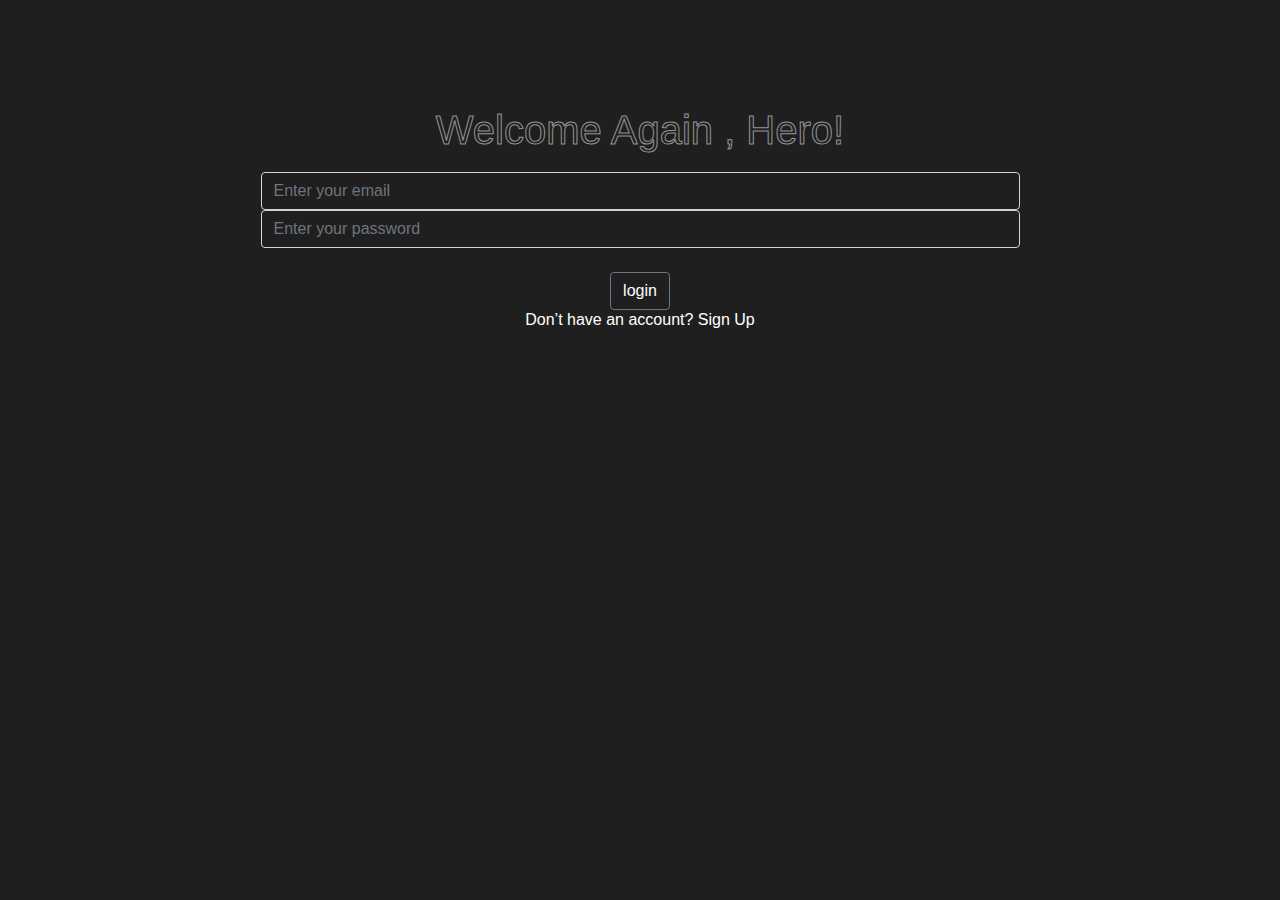
<file: index.html>
<html>

<head>
    <meta charset="utf-8">
    <link rel="stylesheet" href="css/bootstrap.min.css">
    <link rel="stylesheet" href="css/all.min.css">
    <link rel="stylesheet" href="css/main.css">
    <title>Back Again To Your Glory , Rambo!</title>

</head>

<body>

    <div class="container">
        <div class="row d-flex justify-content-center">
            <div class="inputForm w-75 m-5 p-5 text-center">
                <h1 class=" ">Welcome Again , Hero!</h1>
                <div class="form-group">
                    <input type="email" name="email" id="logInEmail" class="form-control" placeholder="Enter your email">
                    <div id="emailAlert" class="alert alert-danger my-2 d-none ">The Email is Invalid</div>
                </div>
                <div class="form-group">
                    <input type="password" name="password" id="logInPass" class="form-control" placeholder="Enter your password">
                    <div id="passAlert" class="alert alert-danger my-2 d-none ">The password is Invalid</div>
                </div>
                <div class="form-group">
                    <div class="alert text-danger pt-3 d-none" id="checkInput">The Email or Password is Invalid</div>
                    <a id="logInButton" class="btn btn-outline-secondary btn-block mt-4">login</a>

                </div>
                <h6 class="text-white">Don’t have an account? <span><a href="signup.html">Sign Up</a></span> </h6>
            </div>
        </div>
    </div>



    <script src="js/jquery-3.5.1.slim.min.js"></script>
    <script src="js/popper.min.js"></script>
    <script src="js/bootstrap.min.js"></script>
    <script src="./js/login.js"></script>
    <script src="./js/home.js"></script>

</body>

</html>
</file>
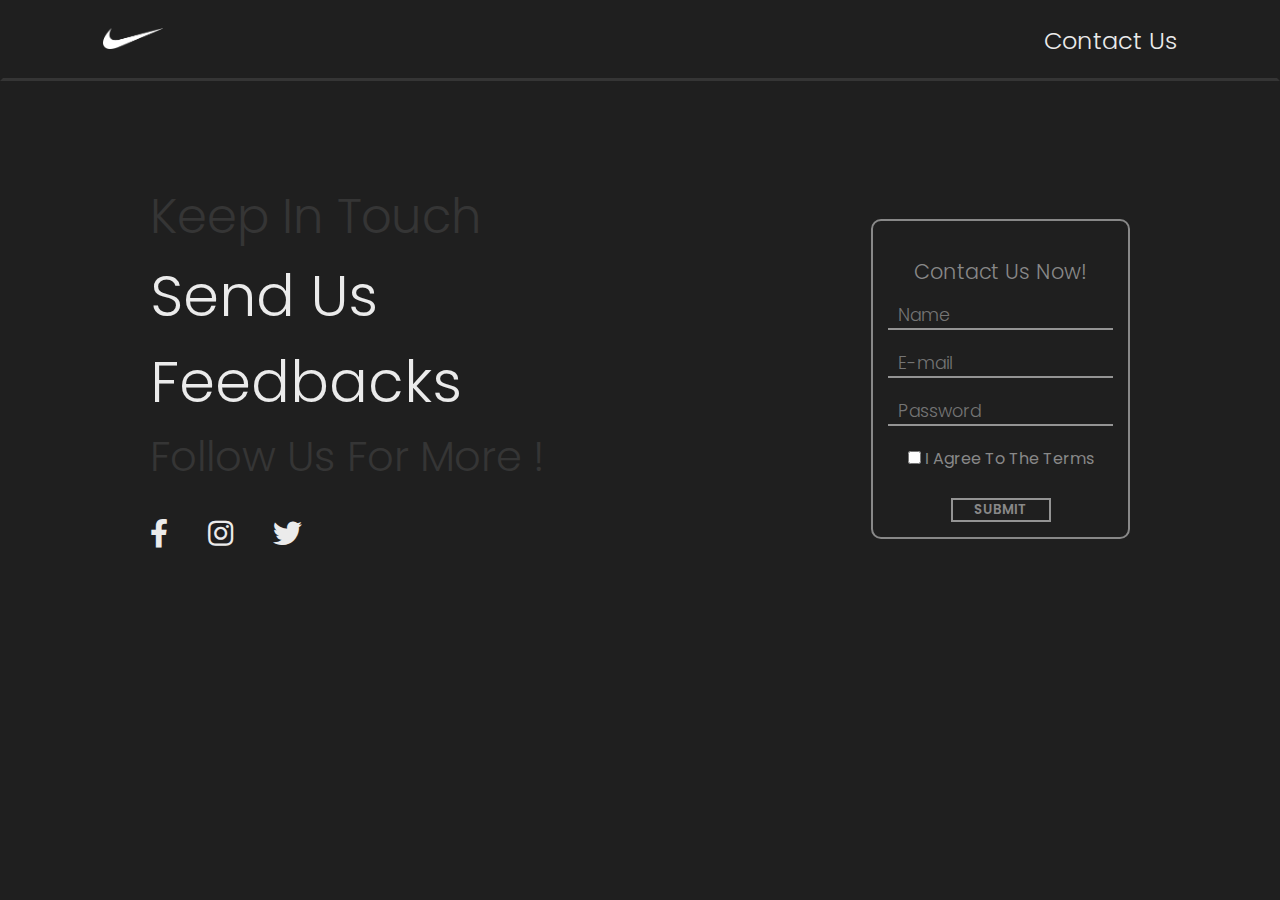
<file: Contact Us.html>
<!DOCTYPE html>
<html lang="en">
<head>
    <meta charset="UTF-8">
    <meta http-equiv="X-UA-Compatible" content="IE=edge">
    <meta name="viewport" content="width=device-width, initial-scale=1.0">
    <link rel="stylesheet" href="https://cdnjs.cloudflare.com/ajax/libs/font-awesome/5.15.4/css/all.min.css">
    <link rel="stylesheet" href="css/Contact Us.css">
    <title>Contact</title>
</head>
<body>
   <h1>Contact Us
    <div class="logo">
        <img src="img/pic.png" width="60">
    </div> 
   </h1>
   
   <section class="p1">
    <div>
        <h2>Keep In Touch<br><span>Send Us Feedbacks</span></h2>
        <h3>Follow Us For More !</h3><br>
        <div class="social">
                <a href="https://m.facebook.com/nike/?tsid=0.5778779662083549&source=result" target="_blank"><i class="fab fa-facebook-f"></i></a>
                <a href="https://www.instagram.com/nike/"><i class="fab fa-instagram" target="_blank"></i></a> 
                <a href="https://twitter.com/Nike"><i class="fab fa-twitter" target="_blank"></i></a><br>
        </div>
    </div>
    <div  class="sign">
        <h4>Contact Us Now!</h4>
        <div id="txt-box"> 
            <input placeholder="  Name" type="text">
        </div>
        <div id="txt-box"> 
            <input placeholder="  E-mail" type="text">
        </div>
        <div id="txt-box"> 
            <input placeholder="  Password" type="password">
        </div>
        <div class="check">
            <input type="checkbox" value="agree">
            <label for="agree">I Agree To The Terms</label><br><br>
        </div>
        <dix class="button">
            <input type="button" value="Submit"><br>
        </dix>    
    </div>
    
</section>
  
</body>
</html>
</file>
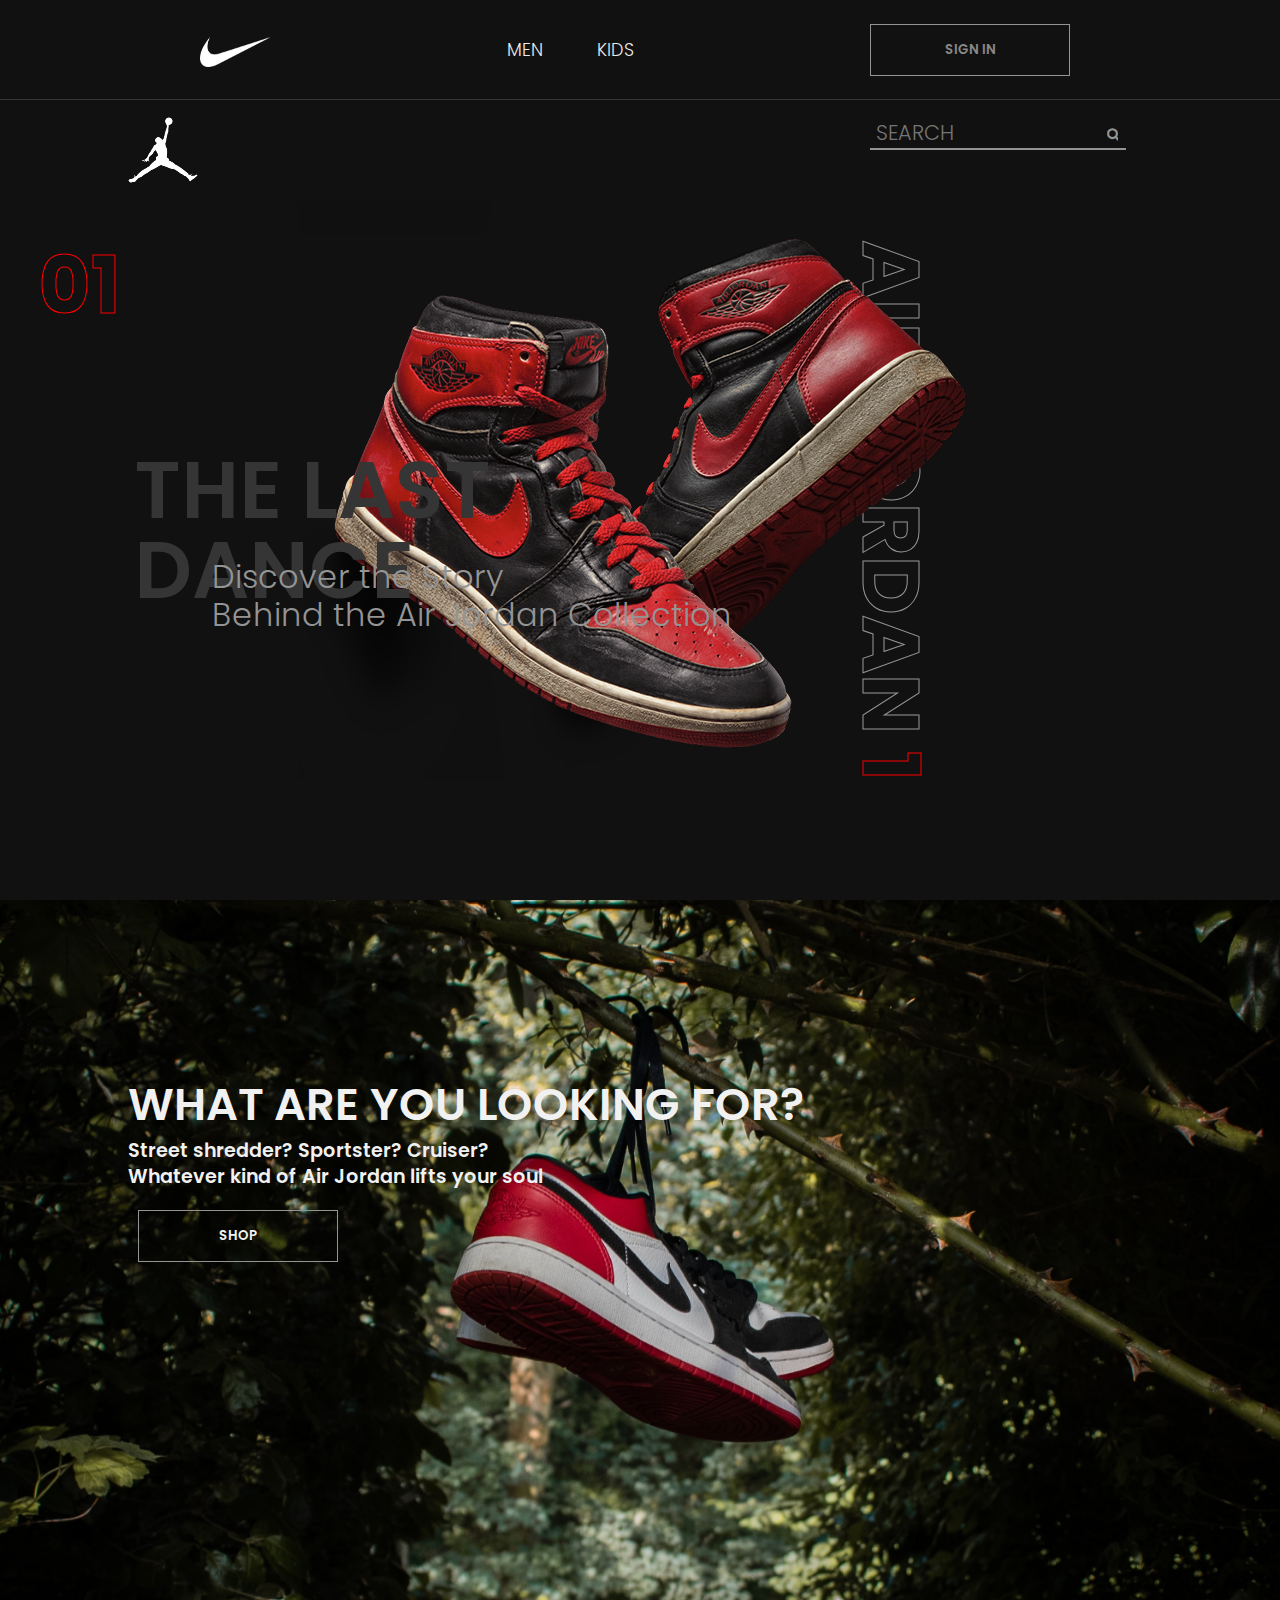
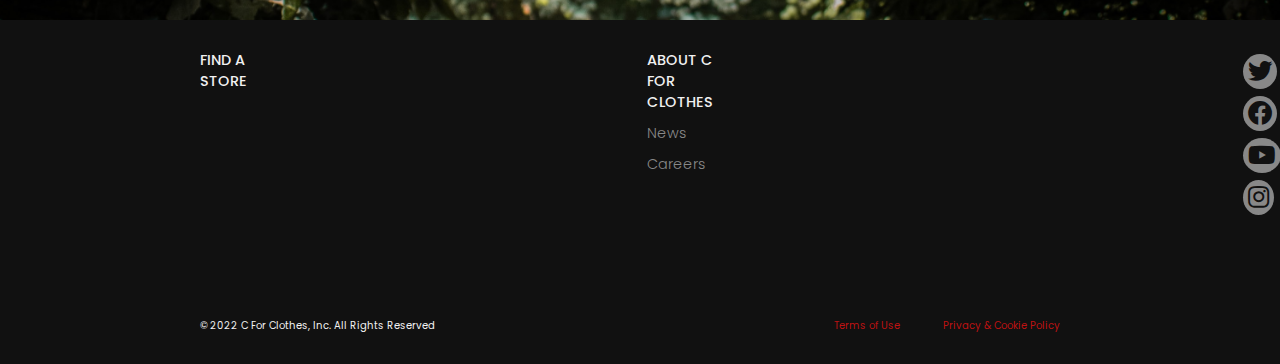
<file: Home1.html>
<!doctype html>
<html lang="en">
<head>
	<meta charset="UTF-8">
<meta name="viewport" content="width=device-width, intial-scale=1.0">
<link rel="apple-touch-icon" sizes="120x120" href="img/favicon/apple-touch-icon.png">
<link rel="icon" type="image/png" sizes="32x32" href="img/favicon/favicon-32x32.png">
<link rel="icon" type="image/png" sizes="16x16" href="img/favicon/favicon-16x16.png">
<link rel="manifest" href="img/favicon/site.webmanifest">
<link rel="mask-icon" href="img/favicon/safari-pinned-tab.svg" color="#5bbad5">
<meta name="msapplication-TileColor" content="#000000">
<meta name="theme-color" content="#000000">
<link rel="stylesheet" href="https://cdnjs.cloudflare.com/ajax/libs/font-awesome/5.15.4/css/all.min.css">
<link rel="stylesheet" href="Home1.css">
<title>C For Clothes</title>
</head>
<body>
<header id="navbar">
    <a href="#Nike" class="logo"><img src="img\logo_1.png" alt=""></a>
    <nav class="navigation">
        <a href="file/Products.html">Men</a>
        <a href="file/Products.html">Kids</a>
    </nav>
		<button><a href="login system by monitor/index.html" class="rege" id="signin" >Sign In</a> </button>
</header>

    <section class="main" id="home">
        <div class="logo-search">
        <div class="air-jordan-pic"><img src="img\air-jordan.png" alt=""></div>
        <div id="searchbox"> 
            <input placeholder=" SEARCH" type="text">
            <button type="submit" class="searchbutton"><i class="fas fa-search"></i></button>
        </div>
    </div>

    <div class="left-text">
        <h1>the last<br>dance</h1>
        <h2>Discover the Story<br> Behind the Air Jordan Collection</h2>
    </div>
        <div class="shoe"><img src="img/airjordan.webp" alt=""></div>
        <h3>air jordan <span>1</span></h3>
        <h4>01</h4>
    </section>

    <section class="nav-shop">
        <h5>What are you looking for?</h5>
        <h6>Street shredder? Sportster? Cruiser?<br>Whatever kind of Air Jordan lifts your soul</h6>
        <button class="shop"><a href="file/Products.html">Shop</a></button>  
    </section>

    <section class="End-13x">
        <a href="Location.html">find a store</a>
        <div class="About-us-menu">
        <a href="About_Us/about_us.html">About C For Clothes</a>
        <div class="menu-13x">
        <a href="About_Us/about_us.html">News</a>
        <a href="About_Us/about_us.html">careers</a>
        </div>
        </div>
        <div class="End-13x-icons">
            <a href="https://twitter.com/Nike"><i class="fab fa-twitter"></i></a>
            <a href="https://www.facebook.com/nike"><i class="fab fa-facebook"></i></a>
            <a href="https://www.youtube.com/user/nike"><i class="fab fa-youtube"></i></a>
            <a href="https://www.instagram.com/nike/"><i class="fab fa-instagram"></i></a>
        </div>
    </section>

    <section class="CR">
        <h13>© 2022 C For Clothes, Inc. All Rights Reserved</h13>
        <div class="TPCP">
        <a href="#">Terms of Use</a>
        <a href="#">Privacy & Cookie Policy</a>
        </div>
    </section>
	</body>

    
<script>
    var prevScrollpos = window.pageYOffset;
    window.onscroll = function() {
      var currentScrollPos = window.pageYOffset;
      if (prevScrollpos > currentScrollPos) {
        document.getElementById("navbar").style.top = "0";
      } else {
        document.getElementById("navbar").style.top = "-100px";
      }
      prevScrollpos = currentScrollPos;
    }
</script>


</html>
</file>
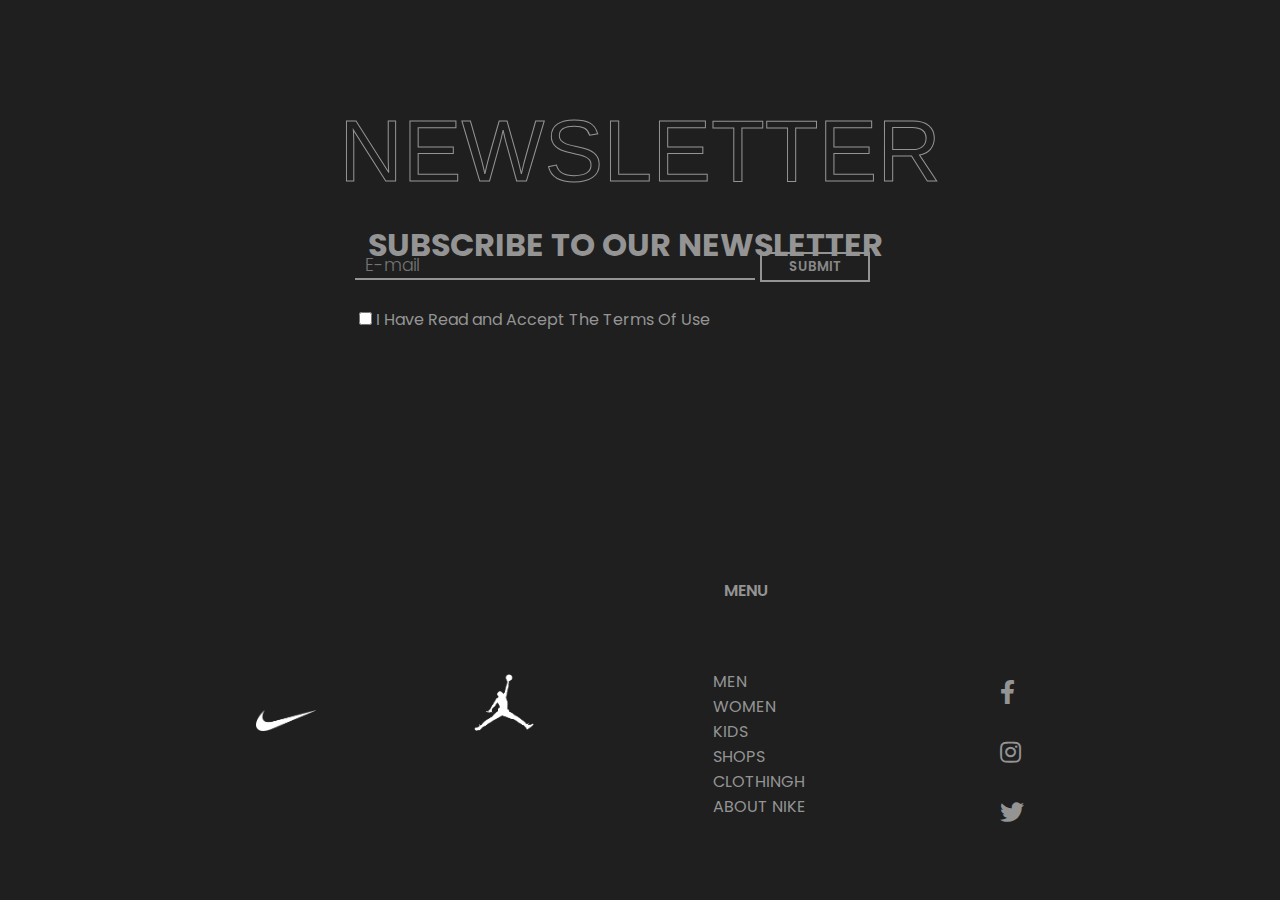
<file: NewsLetter.html>
<!DOCTYPE html>
<html lang="en">
<head>
    <meta charset="UTF-8">
    <meta http-equiv="X-UA-Compatible" content="IE=edge">
    <meta name="viewport" content="width=device-width, initial-scale=1.0">
    <link rel="stylesheet" href="https://cdnjs.cloudflare.com/ajax/libs/font-awesome/5.15.4/css/all.min.css">
    <link rel="stylesheet" href="css/newsletter.css">
    <title>Contact</title>
</head>
<body>
    <section class="p1">
        <h1>NEWSLETTER</h1>
        <h2>SUBSCRIBE TO OUR NEWSLETTER</h2>
        <div class="sign">
            <div id="txt-box"> 
                <input placeholder="  E-mail" type="text">
            </div>
            <div class="button">
                <input type="button" value="Submit"><br>
            </div>
            <div class="check">
                <input type="checkbox" value="agree">
                <label for="agree">I Have Read and Accept The Terms Of Use</label><br><br>
            </div>
        </div>
            <div class="logo">
                <img src="img/pic.png" width="60">
            </div>
            <div class="logo2">
                <img src="img/pic2.png" width="60">
            </div>
            <h3>MENU</h3>
            <div class="social">
                <a href="https://m.facebook.com/nike/?tsid=0.5778779662083549&source=result" target="_blank"><i class="fab fa-facebook-f"></i></a><br><br>
                <a href="https://www.instagram.com/nike/"><i class="fab fa-instagram" target="_blank"></i></a><br><br>
                <a href="https://twitter.com/Nike"><i class="fab fa-twitter" target="_blank"></i></a><br><br>
           </div>
           <div class="buttons">
            <a href='#'>MEN</a><br>
            <a href='#'>WOMEN</a><br>
            <a href='#'>KIDS</a><br>
            <a href='#'>SHOPS</a><br>
            <a href='#'>CLOTHINGH</a><br>
            <a href='#'>ABOUT NIKE</a><br>
           </div>
    </section> 
</body>
</html>
</file>
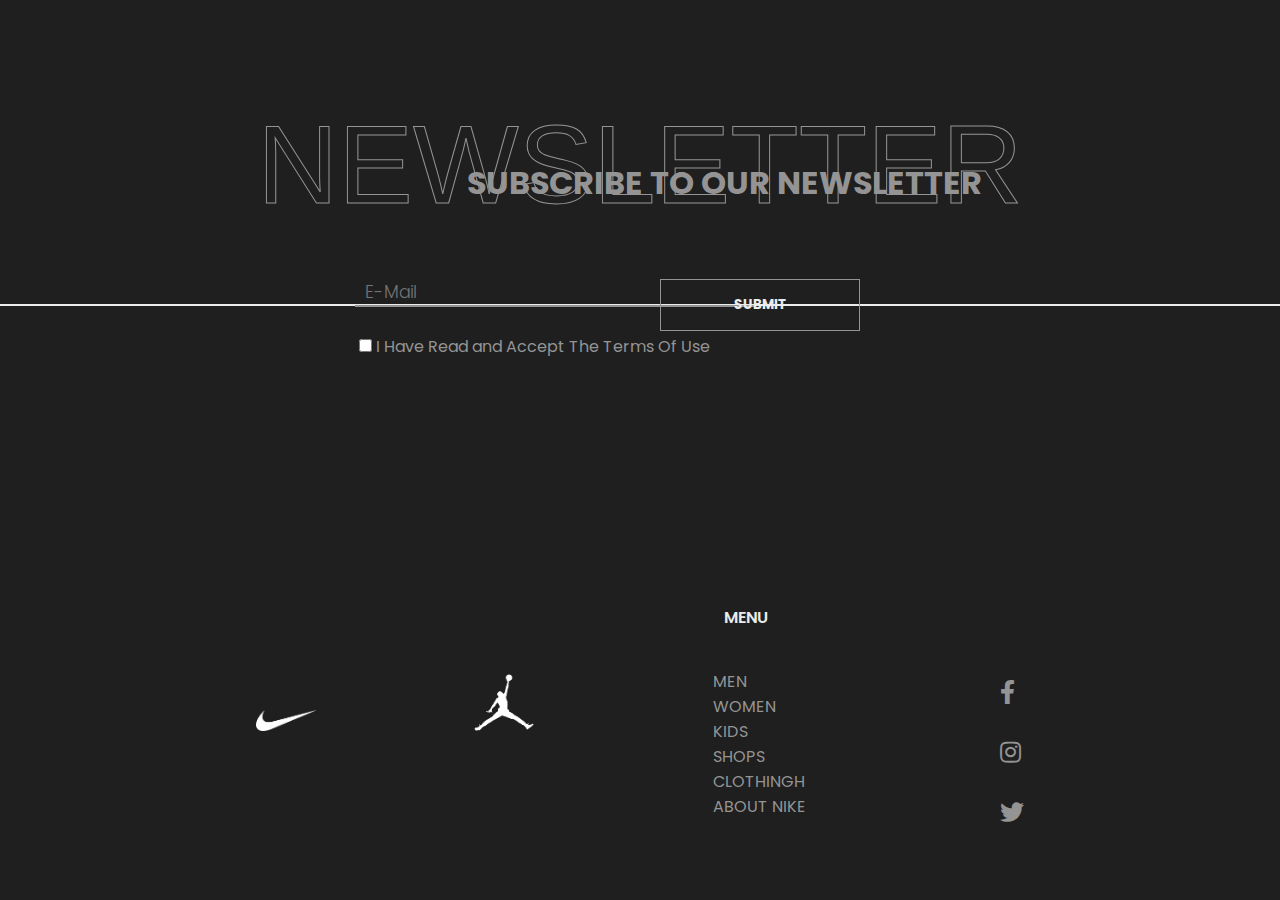
<file: Registration.html>
<!DOCTYPE html>
<html lang="en">
<head>
    <meta charset="UTF-8">
    <meta http-equiv="X-UA-Compatible" content="IE=edge">
    <meta name="viewport" content="width=device-width, initial-scale=1.0">
    <link rel="stylesheet" href="https://cdnjs.cloudflare.com/ajax/libs/font-awesome/5.15.4/css/all.min.css">
    <link rel="stylesheet" href="Registration.css">
    <title>..</title>
</head>
<body>
    <section class="p1">
        <h1>NEWSLETTER</h1>
        <h2>SUBSCRIBE TO OUR NEWSLETTER</h2>
        <div class="sign">
            <div id="txt-box"> 
                <input placeholder="  E-Mail" type="text">
            </div>
            <div class="button">
                <input type="button" value="Submit"><br>
            </div>
            <div class="check">
                <input type="checkbox" value="agree">
                <label for="agree">I Have Read and Accept The Terms Of Use</label><br><br>
            </div>
        </div>
        <div class="end-1">
            <div class="logo">
                <img src="img\logo_1.png" width="60">
            </div>
            <div class="logo2">
                <img src="img\air-jordan.png" width="60">
            </div>
            <h3>MENU</h3>
            <div class="social">
                <a href="https://m.facebook.com/nike/?tsid=0.5778779662083549&source=result" target="_blank"><i class="fab fa-facebook-f"></i></a><br><br>
                <a href="https://www.instagram.com/nike/"><i class="fab fa-instagram" target="_blank"></i></a><br><br>
                <a href="https://twitter.com/Nike"><i class="fab fa-twitter" target="_blank"></i></a><br><br>
           </div>
           <div class="buttons">
            <a href='#'>MEN</a><br>
            <a href='#'>WOMEN</a><br>
            <a href='#'>KIDS</a><br>
            <a href='#'>SHOPS</a><br>
            <a href='#'>CLOTHINGH</a><br>
            <a href='#'>ABOUT NIKE</a><br>
           </div>
        </div>
    </section> 
</body>
</html>
</file>
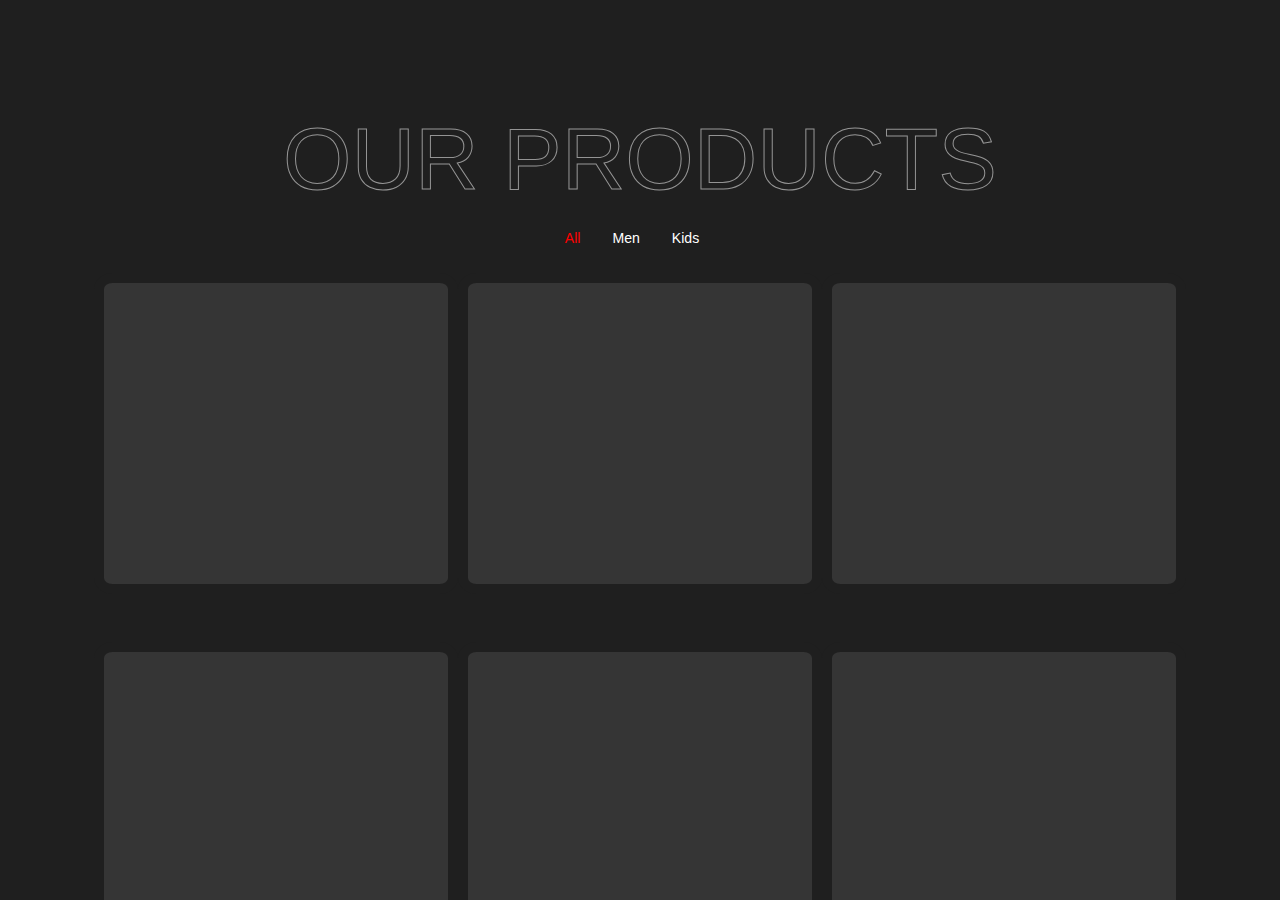
<file: Shop.html>
<!DOCTYPE html>

<html>
    <head>
        <meta charset="utf-8">
        <meta http-equiv="X-UA-Compatible" content="IE=edge">
        <title></title>
        <meta name="description" content="">
        <meta name="viewport" content="width=device-width, initial-scale=1">
        <link rel="stylesheet" href="css/bootstrap.min.css">
        <link rel="stylesheet" href="css/style.css"><link rel="stylesheet" href="css/all.min.css" />
    </head>
    <body>
       <!-- section products -->
       <!-- start section -->
        
       <div class="">
        <section class="main products p-5" id="products">
            <div class="container p-5 px-sm-5">
               <div class="p1">
                  <h1>OUR PRODUCTS</h1>
                 
                  </div>
               <div class="content ">
                  <ul class="nav nav-pills mb-3 " id="pills-tab" role="tablist">
                     <li class="nav-item" role="presentation">
                        <button
                           class="nav-link ps-0 active"
                           id="pills-all-tab"
                           data-bs-toggle="pill"
                           data-bs-target="#pills-all"
                           type="button"
                           role="tab"
                           aria-controls="pills-all"
                           aria-selected="true"
                        >
                           All
                        </button>
                     </li>
                     <li class="nav-item" role="presentation">
                        <button
                           class="nav-link"
                           id="pills-men-tab"
                           data-bs-toggle="pill"
                           data-bs-target="#pills-men"
                           type="button"
                           role="tab"
                           aria-controls="pills-men"
                           aria-selected="false"
                        >
                           Men
                        </button>
                     </li>
                    
                     <li class="nav-item" role="presentation">
                        <button
                           class="nav-link"
                           id="pills-kids-tab"
                           data-bs-toggle="pill"
                           data-bs-target="#pills-kids"
                           type="button"
                           role="tab"
                           aria-controls="pills-kids"
                           aria-selected="false"
                        >
                           Kids
                        </button>
                     </li>
                  </ul>
                  <div class="tab-content" id="pills-tabContent">
                     <div
                        class="tab-pane fade show active"
                        id="pills-all"
                        role="tabpanel"
                        aria-labelledby="pills-all-tab"
                     >
                        <div class="row g-5">
                           <div class="col-lg-4 col-md-6 color ">
                              <div
                                 class="position-relative"
                                
                              >
                              
                                 
                                    <img
                                    class="img-fluid"
                                    src="image sports/2.png"
                                    alt="portofolio photo"
                                 />
                                 
                                   
                                
                              </div>
                           </div>
                           <div class="col-lg-4 col-md-6 color">
                              <div
                                 class="position-relative"
                                
                              >
                                 <img
                                    class="img-fluid"
                                    src="image sports/3.png"
                                    alt="portofolio photo"
                                 />
                              </div>
                           </div>
                           <div class="col-lg-4 col-md-6 color">
                              <div
                                 class="position-relative"
                                
                              >
                                 <img
                                    class="img-fluid"
                                    src="image sports/4.png"
                                    alt="portofolio photo"
                                 />
                              </div>
                           </div>
                           <div class="col-lg-4 col-md-6 color color color">
                              <div
                                 class="position-relative"
                                
                              >
                                 <img
                                    class="img-fluid"
                                    src="image sports/4.png"
                                    alt="portofolio photo"
                                 />
                              </div>
                           </div>
                           <div class="col-lg-4 col-md-6 color color">
                              <div
                                 class="position-relative"
                                
                              >
                                 <img
                                    class="img-fluid"
                                    src="image sports/6.png"
                                    alt="portofolio photo"
                                 />
                              </div>
                           </div>
                           <div class="col-lg-4 col-md-6 color ">
                              <div
                                 class="position-relative"
                                
                              >
                                 <img
                                    class="img-fluid"
                                    src="image sports/7.png"
                                    alt="portofolio photo"
                                 />
                              </div>
                           </div>
                           <div class="col-lg-4 col-md-6 color ">
                              <div
                                 class="position-relative"
                                
                              >
                                 <img
                                    class="img-fluid"
                                    src="image sports/8.png"
                                    alt="portofolio photo"
                                 />
                              </div>
                           </div>
                        </div>
                     </div>
                     <div
                        class="tab-pane fade"
                        id="pills-men"
                        role="tabpanel"
                        aria-labelledby="pills-men-tab"
                     >
                        <div class="row g-5">
                           <div class="col-lg-4 col-md-6 color ">
                              <div
                                 class="position-relative"
                                
                              >
                                 <img
                                    class="img-fluid"
                                    src="image sports/2.png"
                                    alt="portofolio photo"
                                 />
                              </div>
                           </div>
                           <div class="col-lg-4 col-md-6 color">
                              <div
                                 class="position-relative"
                                
                              >
                                 <img
                                    class="img-fluid"
                                    src="image sports/3.png"
                                    alt="portofolio photo"
                                 />
                              </div>
                           </div>
                           <div class="col-lg-4 col-md-6 color">
                              <div
                                 class="position-relative"
                                
                              >
                                 <img
                                    class="img-fluid"
                                    src="image sports/4.png"
                                    alt="portofolio photo"
                                 />
                              </div>
                           </div>
                           <div class="col-lg-4 col-md-6 color color color">
                              <div
                                 class="position-relative"
                                
                              >
                                 <img
                                    class="img-fluid"
                                    src="image sports/4.png"
                                    alt="portofolio photo"
                                 />
                              </div>
                           </div>
                           <div class="col-lg-4 col-md-6 color color">
                              <div
                                 class="position-relative"
                                
                              >
                                 <img
                                    class="img-fluid"
                                    src="image sports/6.png"
                                    alt="portofolio photo"
                                 />
                              </div>
                           </div>
                           <div class="col-lg-4 col-md-6 color ">
                              <div
                                 class="position-relative"
                                
                              >
                                 <img
                                    class="img-fluid"
                                    src="image sports/7.png"
                                    alt="portofolio photo"
                                 />
                              </div>
                           </div>
                        </div>
                     </div>
                    
                     <div
                        class="tab-pane fade"
                        id="pills-kids"
                        role="tabpanel"
                        aria-labelledby="pills-kids-tab"
                     >
                        <div class="row g-5">
                           <div class="col-lg-4 col-md-6 color ">
                              <div
                                 class="position-relative"
                                
                              >
                                 <img
                                    class="img-fluid"
                                    src="image sports/8.png"
                                    alt="portofolio photo"
                                 />
                              </div>
                           </div>
                        </div>
                     </div>
                  </div>
               </div>
            </div>
         </section>
       </div>
         <!-- ---------- End portofilo ---------- -->
       <!-- end section -->
        
        <script src="js/bootstrap.bundle.min.js" async defer></script>
    </body>
</html>
</file>
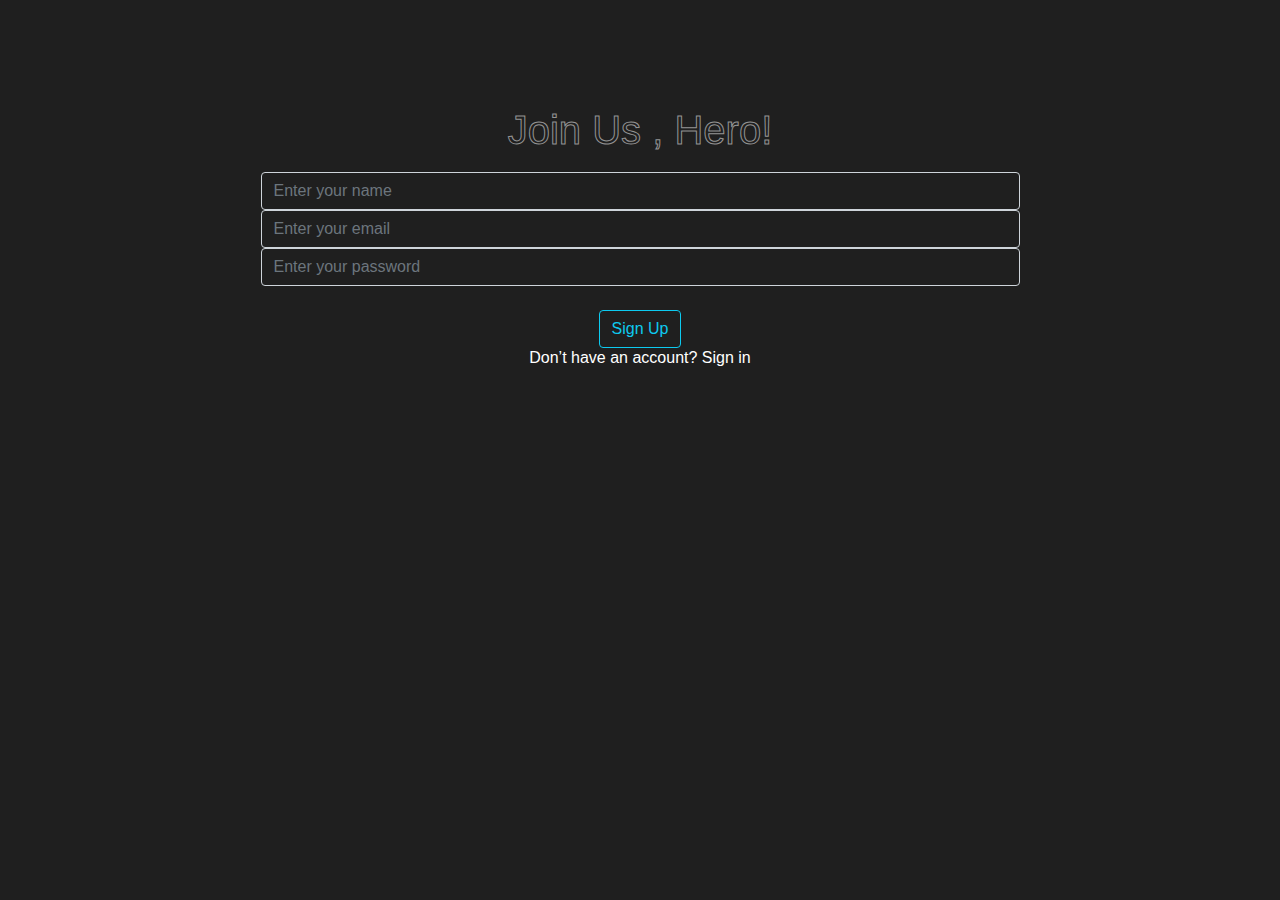
<file: signup.html>
<html>

<head>
    <meta charset="utf-8">
    <link rel="stylesheet" href="css/bootstrap.min.css">
    <link rel="stylesheet" href="css/all.min.css">
    <link rel="stylesheet" href="css/main.css">
    <title>Join The World Of Innovation!</title>
</head>

<body>
    <div class="container">
        <div class="row d-flex justify-content-center">
            <div class="inputForm w-75 m-5 p-5 text-center">
                <h1 class="">Join Us , Hero!</h1>
                <div class="form-group">
                    <input type="text" name="userName" id="userNameSignUp" class="form-control"
                        placeholder="Enter your name">
                    <div id="nameAlert" class="alert alert-danger my-2 d-none ">The Name is Invalid</div>

                </div>
                <div class="form-group">
                    <input type="email" name="email" id="signUpEmail" class="form-control"
                        placeholder="Enter your email">
                    <div id="emailAlert" class="alert alert-danger my-2 d-none ">The Email is Invalid</div>

                </div>
                <div class="form-group">
                    <input type="password" name="password" id="signUpPassword" class="form-control"
                        placeholder="Enter your password">
                    <div id="passAlert" class="alert alert-danger my-2 d-none ">The password is Invalid</div>

                </div>
                <div class="form-group">
                    <div class="alert text-success pt-3 d-none" id="success">success</div>
                    <div class="alert text-danger pt-3 d-none" id="checkInput">All inputs is required</div>
                    <div class="alert text-danger pt-3 d-none" id="checkExist">email already exists</div>
                    <button id="signUpButton" class="btn btn-outline-info btn-block mt-4">Sign Up</button>
                </div>
                <h6 class="text-white">Don’t have an account? <span class="link"><a id="goToLoginPage" class="link">Sign in</a></span></h6>
            </div>
        </div>
    </div>



    <script src="js/jquery-3.5.1.slim.min.js"></script>
    <script src="js/popper.min.js"></script>
    <script src="js/bootstrap.min.js"></script>
    <script src="js/signup.js"></script>

</body>

</html>
</file>
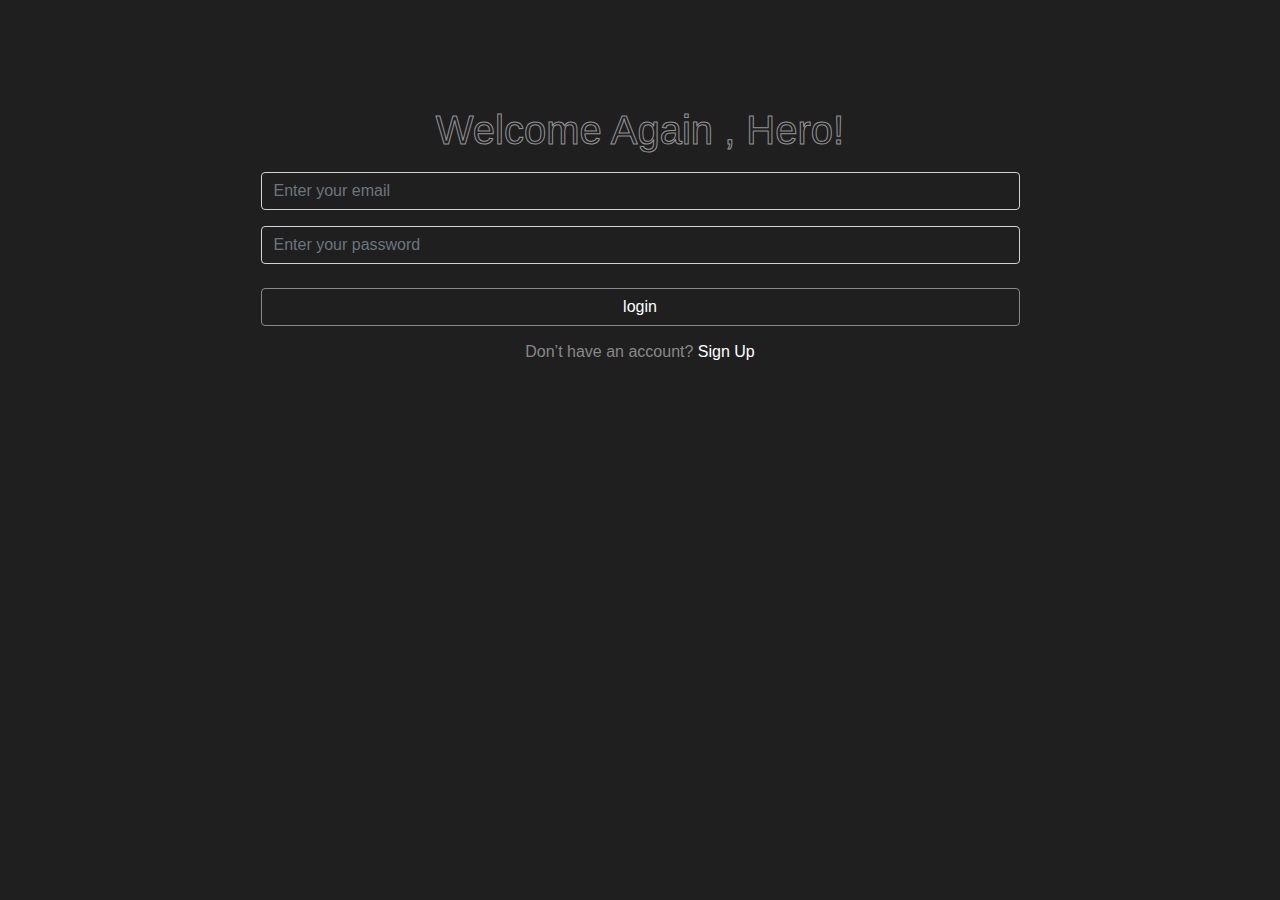
<file: Admin/admin-login.html>
<html>

<head>
    <meta charset="utf-8">
    <link rel="stylesheet" href="css/bootstrap.min.css">
    <link rel="stylesheet" href="css/all.min.css">
    <link rel="stylesheet" href="css/main.css">
    <title>Back Again To Your Glory , Rambo!</title>

</head>

<body>

    <div class="container">
        <div class="row d-flex justify-content-center">
            <div class="inputForm w-75 m-5 p-5 text-center">
                <h1 class=" ">Welcome Again , Hero!</h1>
                <div class="form-group">
                    <input type="email" name="email" id="logInEmail" class="form-control" placeholder="Enter your email">
                    <div id="emailAlert" class="alert alert-danger my-2 d-none ">The Email is Invalid</div>
                </div>
                <div class="form-group">
                    <input type="password" name="password" id="logInPass" class="form-control" placeholder="Enter your password">
                    <div id="passAlert" class="alert alert-danger my-2 d-none ">The password is Invalid</div>
                </div>
                <div class="form-group">
                    <div class="alert text-danger pt-3 d-none" id="checkInput">The Email or Password is Invalid</div>
                    <a id="logInButton" class="btn btn-outline-info btn-block mt-4">login</a>

                </div>
                <h6 class="text-white">Don’t have an account? <span class="link"><a href="signup.html" class="link">Sign Up</a></span> </h6>
            </div>
        </div>
    </div>



    <script src="js/jquery-3.5.1.slim.min.js"></script>
    <script src="js/popper.min.js"></script>
    <script src="js/bootstrap.min.js"></script>
    <script src ="js/AdminLogin.js"></script>

</body>

</html>
</file>
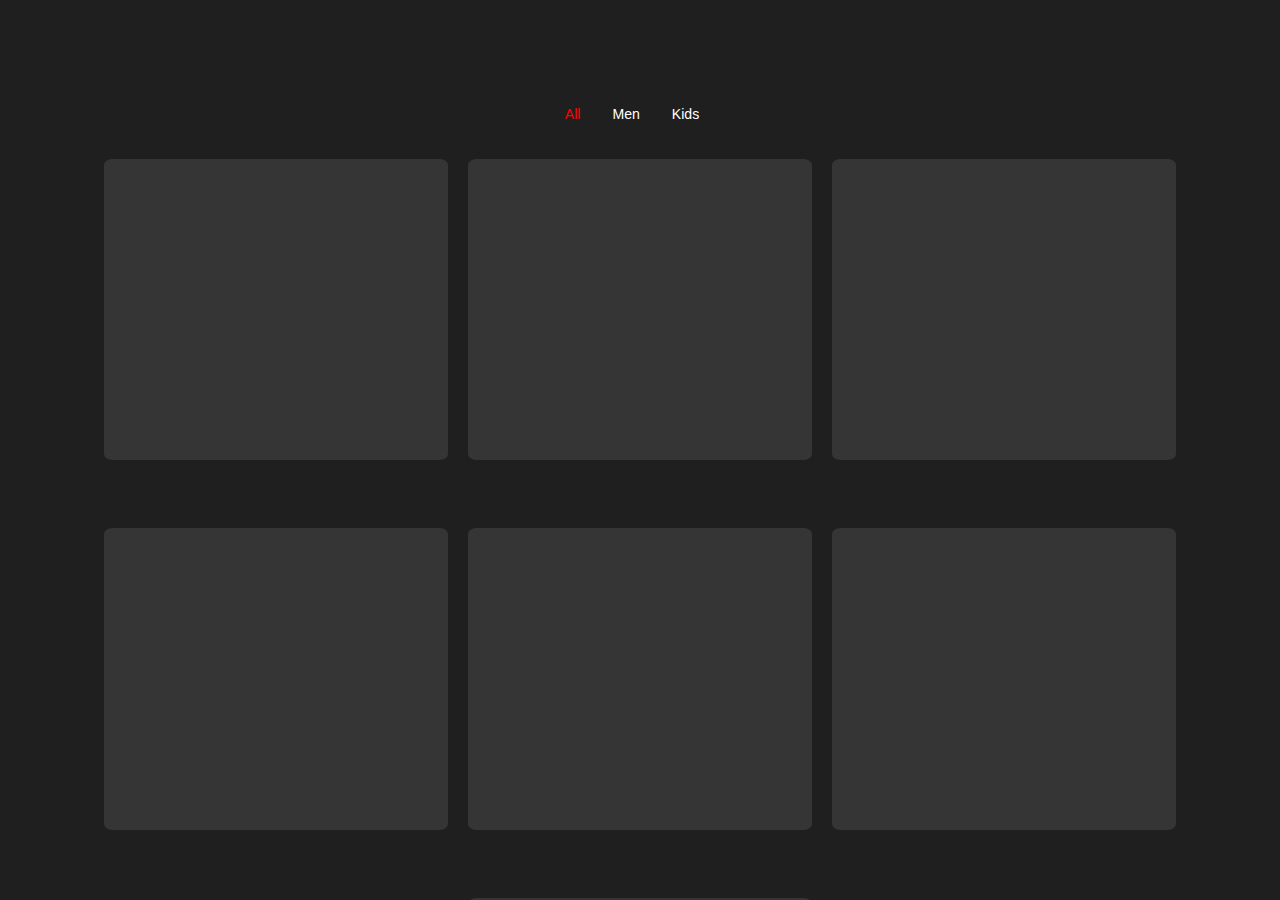
<file: file/Products.html>
<!DOCTYPE html>

<html>
    <head>
        <meta charset="utf-8">
        <meta http-equiv="X-UA-Compatible" content="IE=edge">
        <title>Check Our Products!</title>
        <meta name="description" content="">
        <meta name="viewport" content="width=device-width, initial-scale=1">
        <link rel="stylesheet" href="css/bootstrap.min.css">
        <link rel="stylesheet" href="css/style.css"><link rel="stylesheet" href="css/all.min.css" />
    </head>
    <body>
       <!-- section products -->
       <!-- start section -->
        
       <div class="">
        <section class="main products p-5" id="products">
            <div class="container p-5 px-sm-5">
               
               <div class="content ">
                  <ul class="nav nav-pills mb-3 " id="pills-tab" role="tablist">
                     <li class="nav-item" role="presentation">
                        <button
                           class="nav-link ps-0 active"
                           id="pills-all-tab"
                           data-bs-toggle="pill"
                           data-bs-target="#pills-all"
                           type="button"
                           role="tab"
                           aria-controls="pills-all"
                           aria-selected="true"
                        >
                           All
                        </button>
                     </li>
                     <li class="nav-item" role="presentation">
                        <button
                           class="nav-link"
                           id="pills-men-tab"
                           data-bs-toggle="pill"
                           data-bs-target="#pills-men"
                           type="button"
                           role="tab"
                           aria-controls="pills-men"
                           aria-selected="false"
                        >
                           Men
                        </button>
                     </li>
                    
                     <li class="nav-item" role="presentation">
                        <button
                           class="nav-link"
                           id="pills-kids-tab"
                           data-bs-toggle="pill"
                           data-bs-target="#pills-kids"
                           type="button"
                           role="tab"
                           aria-controls="pills-kids"
                           aria-selected="false"
                        >
                           Kids
                        </button>
                     </li>
                  </ul>
                  <div class="tab-content" id="pills-tabContent">
                     <div
                        class="tab-pane fade show active"
                        id="pills-all"
                        role="tabpanel"
                        aria-labelledby="pills-all-tab"
                     >
                        <div class="row g-5">
                           <div class="col-lg-4 col-md-6 color ">
                              <div
                                 class="position-relative"
                                 data-photo-title="Sweet Fruit"
                                 data-photo-sub="kids"
                              >
                              
                                 
                                    <img
                                    class="img-fluid"
                                    src="image sports/2.png"
                                    alt="portofolio photo"
                                 />
                                   
                                
                              </div>
                           </div>
                           <div class="col-lg-4 col-md-6 color">
                              <div
                                 class="position-relative"
                                 data-photo-title="Sweet Fruit"
                                 data-photo-sub="kids"
                              >
                                 <img
                                    class="img-fluid"
                                    src="image sports/3.png"
                                    alt="portofolio photo"
                                 />
                              </div>
                           </div>
                           <div class="col-lg-4 col-md-6 color">
                              <div
                                 class="position-relative"
                                 data-photo-title="Sweet Fruit"
                                 data-photo-sub="kids"
                              >
                                 <img
                                    class="img-fluid"
                                    src="image sports/4.png"
                                    alt="portofolio photo"
                                 />
                              </div>
                           </div>
                           <div class="col-lg-4 col-md-6 color color color">
                              <div
                                 class="position-relative"
                                 data-photo-title="Sweet Fruit"
                                 data-photo-sub="kids"
                              >
                                 <img
                                    class="img-fluid"
                                    src="image sports/4.png"
                                    alt="portofolio photo"
                                 />
                              </div>
                           </div>
                           <div class="col-lg-4 col-md-6 color color">
                              <div
                                 class="position-relative"
                                 data-photo-title="Sweet Fruit"
                                 data-photo-sub="kids"
                              >
                                 <img
                                    class="img-fluid"
                                    src="image sports/6.png"
                                    alt="portofolio photo"
                                 />
                              </div>
                           </div>
                           <div class="col-lg-4 col-md-6 color ">
                              <div
                                 class="position-relative"
                                 data-photo-title="Sweet Fruit"
                                 data-photo-sub="kids"
                              >
                                 <img
                                    class="img-fluid"
                                    src="image sports/7.png"
                                    alt="portofolio photo"
                                 />
                              </div>
                           </div>
                           <div class="col-lg-4 col-md-6 color ">
                              <div
                                 class="position-relative"
                                 data-photo-title="Sweet Fruit"
                                 data-photo-sub="kids"
                              >
                                 <img
                                    class="img-fluid"
                                    src="image sports/8.png"
                                    alt="portofolio photo"
                                 />
                              </div>
                           </div>
                        </div>
                     </div>
                     <div
                        class="tab-pane fade"
                        id="pills-men"
                        role="tabpanel"
                        aria-labelledby="pills-men-tab"
                     >
                        <div class="row g-5">
                           <div class="col-lg-4 col-md-6 color ">
                              <div
                                 class="position-relative"
                                 data-photo-title="Sweet Fruit"
                                 data-photo-sub="kids"
                              >
                                 <img
                                    class="img-fluid"
                                    src="image sports/2.png"
                                    alt="portofolio photo"
                                 />
                              </div>
                           </div>
                           <div class="col-lg-4 col-md-6 color">
                              <div
                                 class="position-relative"
                                 data-photo-title="Sweet Fruit"
                                 data-photo-sub="kids"
                              >
                                 <img
                                    class="img-fluid"
                                    src="image sports/3.png"
                                    alt="portofolio photo"
                                 />
                              </div>
                           </div>
                           <div class="col-lg-4 col-md-6 color">
                              <div
                                 class="position-relative"
                                 data-photo-title="Sweet Fruit"
                                 data-photo-sub="kids"
                              >
                                 <img
                                    class="img-fluid"
                                    src="image sports/4.png"
                                    alt="portofolio photo"
                                 />
                              </div>
                           </div>
                           <div class="col-lg-4 col-md-6 color color color">
                              <div
                                 class="position-relative"
                                 data-photo-title="Sweet Fruit"
                                 data-photo-sub="kids"
                              >
                                 <img
                                    class="img-fluid"
                                    src="image sports/4.png"
                                    alt="portofolio photo"
                                 />
                              </div>
                           </div>
                           <div class="col-lg-4 col-md-6 color color">
                              <div
                                 class="position-relative"
                                 data-photo-title="Sweet Fruit"
                                 data-photo-sub="kids"
                              >
                                 <img
                                    class="img-fluid"
                                    src="image sports/6.png"
                                    alt="portofolio photo"
                                 />
                              </div>
                           </div>
                           <div class="col-lg-4 col-md-6 color ">
                              <div
                                 class="position-relative"
                                 data-photo-title="Sweet Fruit"
                                 data-photo-sub="kids"
                              >
                                 <img
                                    class="img-fluid"
                                    src="image sports/7.png"
                                    alt="portofolio photo"
                                 />
                              </div>
                           </div>
                        </div>
                     </div>
                    
                     <div
                        class="tab-pane fade"
                        id="pills-kids"
                        role="tabpanel"
                        aria-labelledby="pills-kids-tab"
                     >
                        <div class="row g-5">
                           <div class="col-lg-4 col-md-6 color ">
                              <div
                                 class="position-relative"
                                 data-photo-title="Sweet Fruit"
                                 data-photo-sub="kids"
                              >
                                 <img
                                    class="img-fluid"
                                    src="image sports/8.png"
                                    alt="portofolio photo"
                                 />
                              </div>
                           </div>
                        </div>
                     </div>
                  </div>
               </div>
            </div>
         </section>
       </div>
         <!-- ---------- End portofilo ---------- -->
       <!-- end section -->
        
        <script src="js/bootstrap.bundle.min.js" async defer></script>
    </body>
</html>
</file>
<file: css/main.css>
body {
  background-color: #1F1F1F;
  font-family: "Titillium Web", sans-serif;
}
.p1 h1 {
  text-align: center;
  padding-top: 100px;
  font-size: 5.5em;
  font-weight: 400;
  font-family :Impact, Haettenschweiler, 'Arial Narrow Bold', sans-serif;
  color: #1F1F1F;
  -webkit-text-stroke: 1px #949494;
}

.p1 h2 {
  position: absolute;
  top: 25%;
  right: 31%;
  color: #949494;
  font-size: 2em;
}



.form-control {
  color: #fff !important;
}
.form-control:focus {
  background-color: #1F1F1F;
}
input:focus {
  box-shadow: 0 0 0 0 transparent !important;
}
.inputForm h1 {
  
    font-weight: 400;
    font-family :Impact, Haettenschweiler, 'Arial Narrow Bold', sans-serif;
    color: #1F1F1F;
    -webkit-text-stroke: 1px #949494;
  padding: 10px;
}
.inputForm input {
  background-color: transparent;
}
.inputForm a {
  text-decoration: none;
  color: #fff;
}
/* ?css about Home page */
.home-massage {
  
 
  padding: 48px;
}
.navbar{
  background-color: #353535;
  
}

.navbar-light .navbar-brand{
  font-weight: 400;
    font-family :Impact, Haettenschweiler, 'Arial Narrow Bold', sans-serif;
    color: #1F1F1F;
    -webkit-text-stroke: 1px #949494;
}

.btn-outline-warning {
  color: rgba(255,255,255,.5);
}
.btn-outline-warning:hover{
  color: #fff;
}
.link
{
  color:#888;
}
.link :hover
{
  color: red;
}
</file>
<file: css/Contact Us.css>
@import url('https://fonts.googleapis.com/css2?family=Poppins:ital,wght@0,100;0,200;0,300;0,400;0,600;0,700;0,800;0,900;1,100;1,200;1,300;1,400;1,500;1,600;1,700;1,800;1,900&display=swap');

*{
    font-family:'poppins', sans-serif;
    margin: 0;
    padding: 0;
    box-sizing: border-box;
    scroll-behavior: smooth;
}

body {
    background-color: #1F1F1F;
    min-height: 100vh;
}

h1 {
    color: #EBEBEB;
    text-align: right;
    font-weight: 300;
    font-size: 1.5em;
    padding: 20px 100px ;
    border-style: solid;
    border-color:#1F1F1F #1F1F1F #353535 #1F1F1F;
}

.logo {
    float: left;
}

.p1 {
    display: flex;
    padding: 100px 150px;
    align-items: center;
}

.p1 h2 {
    color:#353535;
    font-size: 3em;
    font-weight: 300;
}

.p1 h2 span {
    color:   #EBEBEB;
    font-size: 1.2em ;
    font-weight: 300;
}

.p1 h3 {
    color:#353535;
    font-size: 2.6em;
    font-weight: 300;
}

.social {
    display: flex;
    margin-bottom: 20px;
}

.social a {
    color:   #EBEBEB;
    padding-right: 40px;
    font-size: 1.8em;
    transition: .4s ease;
}

.social a:hover {
    color: red;  
}

.sign h4 {
    text-align: center;
    font-size: 1.3em;
    font-weight: 300;
    color: #888;
    margin-bottom: 15px;
    padding-top: 20px;
}

.sign {
    margin: auto;
    text-align: center;
    width: 300px;
    margin-left: 300px;
    padding :15px;
    border: #888 2px solid;
    border-radius: 10px; 
}

#txt-box {
    width: 225px;
    border-bottom: 2px solid #949494 !important;
    margin-bottom: 20px;
}

#txt-box input {
    
    width: 279px;
    background: transparent;
    border: none;
    font-size: 1.1em;
    font-weight: 300;
    color: white;
    outline: none;
    transition: 0.4s;
}

label {
    color: #888;
}

input[type="button"] {
    cursor: pointer;
    text-transform: uppercase;
    background-color: transparent;
    border: 2px solid #949494;
    color: #888;
    font-weight: 600;
    width: 100px;
    transition: 0.4s;
}

.button :hover {
    background-color:#EBEBEB;
    color: #888;
  }
</file>
<file: Home1.css>
@import url('https://fonts.googleapis.com/css2?family=Poppins:ital,wght@0,100;0,200;0,300;0,400;0,500;0,600;0,700;0,800;0,900;1,100;1,200;1,300;1,400;1,500;1,600;1,700;1,800;1,900&display=swap');

* {
    font-family: 'Poppins', sans-serif;
    margin: 0;
    padding: 0;
    box-sizing: border-box;
    scroll-behavior: smooth;
}

.body {
    font-family: arial, sans-serif;
    padding: 0;
    margin: 0;
}

::-webkit-scrollbar {
    width: 3px;
    border-radius:  3px  ;
}
  
::-webkit-scrollbar-track {
background: #353535; 
}

::-webkit-scrollbar-thumb {
background: #FE0002; 
}
  
::-webkit-scrollbar-thumb:hover {
background: #990000; 
}

.header #header-content {
    margin: 10px;
}

header {
    background-color: rgb(17, 17, 17);
    width: 100%;
    position: fixed;
    z-index: 999;
    display: flex;
    justify-content: space-between;
    align-items: center;
    padding: 30px 200px;
    border-bottom: 1px solid #353535;
    height: 100px;
    top: 0;
    transition: top 0.3s;
}

.logo {
    height: 25px;
    z-index: 99;  
}

.logo img {
    width: 70px;
    height: 30px;
}

.navigation a {
    padding: 20px;
    text-decoration: none;
    text-transform: uppercase;
    color: #EBEBEB;
    font-size: 1.1em;
    font-weight: 300;
    padding-left: 30px;
    transition: 0.3s ease;
}

.navigation a:hover {
    color: #686868;
}
.main {
    width: 100%;
    min-height: 100vh;
    background-color: rgb(17, 17, 17);
    padding-top: 100px;
    
}
.rege
{
    color:#888;
    text-decoration: none;
}
button {
    cursor: pointer;
    text-transform: uppercase;
    background-color: transparent;
    border: 1px solid #949494;
    color: #EBEBEB;
    border-radius: 0px;
    font-weight: 600;
    margin: 0 10px;
    width: 200px;
    padding: 15px 0;
    transition: 0.4s;
  }

  button a {
    padding: 15px 73px;
  }

  button:hover {
    color: rgb(17, 17, 17);
    background-color: #f1f1f1;
  }

#searchbox {
    width: 20%;
    border-bottom: 2px solid #949494 !important;
    position: absolute;
    right: 12%;
}

#searchbox input {
    width: 91%;
    background: transparent;
    border: none;
    font-size: 1.3em;
    font-weight: 300;
    color: #888;
    outline: none;
    transition: 0.4s;

}

.searchbutton {
    color: #949494;
    background: transparent;
    border: none;  
    margin: 0px ;
    padding: 0px ;  
    width: 4%;        
    overflow: hidden;
    transition: 0.2s ease;
}

.searchbutton:hover {
    color: #FE0002;
    background: transparent;

}   
form {
    color: #555;
    display: flex;
    padding: 2px;
    border: 1px solid currentColor;
    border-radius: 5px;
  }
  
.air-jordan-pic {
    height: 1px;
}

.logo-search {
    display: flex;
    padding: 1.3% 10% ;
    justify-content: space-between;

}

.shoe {
    position: absolute;
    top: 21%;
    right: 22%;
    z-index: 1;
}

h1 {
    color: #353535;
    text-transform: uppercase;
    font-size: 5em;
    font-weight: 600;
    line-height: 100%;
    letter-spacing: 0px;
    position: absolute;
    top: 50%;
    left: 10.43%;
    z-index: 2;
}

h2 {
    color: #949494;
    font-size: 2em;
    font-weight: 300;
    position: absolute;
    top: 62%;
    left: 16.59%;
    z-index: 3;
    line-height: 120%;
    
}

h3 {
    color: transparent;
    text-transform: uppercase;
    font-size: 5em;
    font-weight: 700;
    -webkit-text-stroke: 1px #949494;
    position: absolute;
    transform: rotate(90deg);
    top: 50%;
    right: /*6.2% */  9.3%  ;
    z-index: 0;
}

h3 span {
    -webkit-text-stroke: 1px #FE0002;
}

h4 {
    color: transparent;
    -webkit-text-stroke: 1px #FE0002;
    font-size: 5em;
    font-weight: 700;
    position: absolute;
    top: 25%;
    left: 3%;
}

.nav-shop {
    color: #f1f1f1;
    width: 100%;
    height: 80vh;
    align-items: center ;
    background:url(img/bg2.jpg) no-repeat;
    background-size: cover;
    background-position: center;
    padding: 15% 10%;
    line-height: 160%;
}

.shop a {
    text-decoration:none ;
    color: #f1f1f1;
}

.shop a:hover {
    color: rgb(17, 17, 17);
}

h5 {
    font-size: 2.8em;
    font-weight: 600;
    text-transform: uppercase;
    padding-bottom: 2%;
}

h6 {
    font-size: 1.2em;
    font-weight: 600;
    padding-bottom: 2%;
}

.shop:hover {
    color: rgb(17, 17, 17);
    background-color: #f1f1f1;
  }

.End-13x {
    height: 268px;
    width: 100%;
    background-color: rgb(17, 17, 17);
    display: flex;

    
}

.End-13x a {
    text-transform: uppercase;
    color: #f1f1f1;
    text-decoration: none;
    font-weight: 500;
    font-size: 0.9em;
    justify-content: space-between;
    margin: 30px 200px 0px 200px;

}

.menu-13x a {
    margin: 10px 200px 0px 200px;
    text-transform: capitalize;
    font-weight: 370;
    color: #888;
    transition: 0.1s ease;
}

.menu-13x a:hover {
    color: rgb(190, 18, 18);

}

.End-13x-icons {
    margin-top: 30px;
    color: #f1f1f1;
    font-size: 1.7em;
    margin-left: 25%;
}

.About-us-menu a {
    display: block;
}



.End-13x-icons a {
    padding: 0px 5px 0px 5px;
    background-color: #888;
    color: rgb(17, 17, 17);
    margin: 10px;
    transition: 0.3s ease;
    border-radius: 50%; 
}

.End-13x-icons a:hover {
    background-color: rgb(190, 18, 18);
}

.CR {
    padding: 30px 200px;
    background-color: rgb(17, 17, 17);
    color: #f1f1f1;
    display: flex;
    font-size: 10px;
    justify-content: space-between;
}

.CR a {
    text-decoration: none;
    color: rgb(190, 18, 18);
    margin: 20px;
    transition: 0.1s ease;
}

.CR a:hover {
    color: #fa5252;
}

.tpcp {
    color: #888;
}

@media (max-width:1023px) {
    header {
        padding: 12px 20px;
    }

    .navigation a{
        padding-left: 10px;
    }

    section {
        padding: 80px 20px;
    }
    
}

@media (max-width:641) {
    body{
        font-size: 12px;
    }

@media (max-width:300px) {
    body {
        font-size: 10px;
        }
    }
}
</file>
<file: css/newsletter.css>
@import url('https://fonts.googleapis.com/css2?family=Poppins:ital,wght@0,100;0,200;0,300;0,400;0,600;0,700;0,800;0,900;1,100;1,200;1,300;1,400;1,500;1,600;1,700;1,800;1,900&display=swap');

*{
    font-family:'poppins', sans-serif;
    margin: 0;
    padding: 0;
    box-sizing: border-box;
    scroll-behavior: smooth;
}

body {
    background-color: #1F1F1F;
    min-height: 100vh;
}



.p1 h1 {
    text-align: center;
    padding-top: 100px;
    font-size: 5.5em;
    font-weight: 400;
    font-family :Impact, Haettenschweiler, 'Arial Narrow Bold', sans-serif;
    color: #1F1F1F;
    -webkit-text-stroke: 1px #949494;
}

.p1 h2 {
    position: absolute;
    top: 24.5%;
    right: 31%;
    color: #949494;
    font-size: 2em;
}

.sign {
    margin-top: 50px;
}

#txt-box {
    position: absolute;
    right: 41%;
    width: 400px;
    border-bottom: 2px solid #949494 !important;
    margin-bottom: 20px;
}

#txt-box input {
    
    width: 380px;
    background: transparent;
    border: none;
    font-size: 1.1em;
    font-weight: 300;
    color: white;
    outline: none;
    transition: 0.4s;
}

input[type="button"] {
    position: absolute;
    cursor: pointer;
    text-transform: uppercase;
    background-color: transparent;
    right: 32%;
    border: 2px solid #949494;
    color: #888;
    font-weight: 600;
    width: 110px;
    height: 30px;
    transition: 0.4s;
}

.button :hover {
    background-color:#EBEBEB;
    color: #949494;
  }

  .check {
       position: absolute;
       padding-top: 30px;
       right: 44.5%;
    
  }
  label {
    color: #949494;
    padding-bottom: 80px;
}

.social {
    position: absolute;
    right: 20%;
    bottom: 5%;
}

.social a {
    font-size: 1.5em;
    color: #949494;
    transition: 0.4s;
} 

.social a:hover {
    color: red;
}

.logo {
    position: absolute;
    bottom: 18%;
    left: 20%;
}

.logo2 {
    position: absolute;
    bottom: 18%;
    left: 37%;
}
 
h3 {
    position: absolute;
    right: 40%;
    bottom: 33%;
    font-size: 1em;
    font-weight: 600;
    color: #949494;

}

.buttons {
    position: absolute;
    right: 37%;
    bottom: 9%;
}

.buttons a {
    text-decoration: none;
    color: #949494;
    transition: 0.4s;
}

.buttons a:hover {
    color: red;
}
</file>
<file: Registration.css>
@import url('https://fonts.googleapis.com/css2?family=Poppins:ital,wght@0,100;0,200;0,300;0,400;0,600;0,700;0,800;0,900;1,100;1,200;1,300;1,400;1,500;1,600;1,700;1,800;1,900&display=swap');

*{
    font-family:'poppins', sans-serif;
    margin: 0;
    padding: 0;
    box-sizing: border-box;
    scroll-behavior: smooth;
}

body {
    background-color: #1F1F1F;
    height: 70vh;
}



.p1 h1 {
    text-align: center;
    padding-top: 100px;
    font-size: 7em;
    font-weight: 1;
    font-family :Impact, Haettenschweiler, 'Arial Narrow Bold', sans-serif;
    color: #1F1F1F;
    -webkit-text-stroke: 1px #949494;
}

.p1 h2 {
    position: absolute;
    bottom: 77%;
    left: 36.5%;
    color: #949494;
    font-size: 2em;
}

.sign {
    margin-top: 50px;
}

#txt-box {
    position: absolute;
    right: 41%;
    width: 400px;
    border-bottom: 2px solid #949494 !important;
    margin-bottom: 20px;
}

#txt-box input {
    
    width: 380px;
    background: transparent;
    border: none;
    font-size: 1.1em;
    font-weight: 300;
    color: white;
    outline: none;
    transition: 0.4s;
}

input[type="button"] {
    position: absolute;
    text-transform: uppercase;
    background-color: transparent;
    right: 32%;
    transition: 0.4s;
    cursor: pointer;
    border: 1px solid #949494;
    color: #EBEBEB;
    border-radius: 0px;
    font-weight: 700;
    margin: 0 10px;
    width: 200px;
    padding: 15px 0;
    transition: 0.4s;
}

.button :hover {
    color: white;
    background-color: #353535;
  }

  .check {
       position: absolute;
       padding-top: 30px;
       right: 44.5%;
  }

  label {
    color: #949494;
    padding-bottom: 80px;
}

.social {
    position: absolute;
    right: 20%;
    bottom: 5%;
}

.social a {
    font-size: 1.5em;
    color: #949494;
    transition: 0.4s;
} 

.social a:hover {
    color: red;
}

.logo {
    position: absolute;
    bottom: 18%;
    left: 20%;
}

.logo2 {
    position: absolute;
    bottom: 18%;
    left: 37%;
}
 

h3 {
    position: absolute;
    right: 40%;
    bottom: 30%;
    font-size: 1em;
    font-weight: 600;
    color: #EBEBEB;

}

.buttons {
    position: absolute;
    right: 37%;
    bottom: 9%;
}

.buttons a {
    text-decoration: none;
    color: #949494;
    transition: 0.4s;
}

.buttons a:hover {
    color: red;
}

.checkbox {
    height: 25px;
    width: 25px;
    background-color: #eee;
  }

.end-1 {
    display: flex;
    border:1px solid #EBEBEB;
}
</file>
<file: css/style.css>
html {
   scroll-behavior: auto !important;
}
:root {
   --main-color: #ff206e;
   --transition-dur: 0.6s;
}
::-webkit-scrollbar {
   width: 10px;
}
::-webkit-scrollbar-track {
   background-color: #ccc;
}
::-webkit-scrollbar-thumb {
   background-color: var(--main-color);
}
.main-color {
   color: var(--main-color) !important;
}
.main{
   font-family: "Poppins", sans-serif; background-color:#1f1f1f;
   width: 100%;
   overflow: auto;
   
}
.p1 h1 {
   text-align: center;
   padding-top: 10px;
   font-size: 5.5em;
   font-weight: 400;
   font-family :Impact, Haettenschweiler, 'Arial Narrow Bold', sans-serif;
   color: #1F1F1F;
   -webkit-text-stroke: 1px #949494;
 }
 
 .p1 h2 {
   position: absolute;
   top: 25%;
   right: 31%;
   color: #949494;
   font-size: 2em;
 }

ul {
   list-style: none;
}
a {
   text-decoration: none;
}


@media (max-width: 575.98px) {
   :root {
      font-size: 14px;
   }
}
.color{
   background-color:#353535;
   border: 10px solid #1f1f1f;
   border-radius:5%;
   -webkit-border-radius:5%;
   -moz-border-radius:5%;
   -ms-border-radius:5%;
   -o-border-radius:5%;
}
.color:hover{
   background-color:#ffffff;
   
}



.bg-opacity-60 {
   opacity: 0.6;
}
.let-space {
   letter-spacing: 2px;
}

/* Start Protofolio */
.main{
   
   height:100vh;
   display: flex;
  
  
}
.main ul,div{
   justify-content: center;
   text-align: center;
   
   
}

.products .content button {
   color: white;
   font-weight: 500;
   font-size: 0.88rem;
}
.products .content button.active {
   color: red;
   background-color: unset;
}
.products .content .row [class="position-relative"] {
   overflow: hidden;
   transform: scale(0);
   animation: gallary-photo 0.4s ease-in-out forwards;
}
@keyframes gallary-photo {
   0% {
      transform: scale(0);
   }
   100% {
      transform: scale(1);
   }
}
.products .content .tab-pane.active .row [class="position-relative"] {
   animation: gallary-photo 0.4s ease-in-out forwards;
}
.products .content .row [class="position-relative"] img {
   transition: transform 0.3s;
}
 img:hover,item:hover {
   transform: scale(1.15);
}
.products .content .row [class="position-relative"]::after,
.products .content .row [class="position-relative"]::before {
   position: absolute;
   top: 50%;
   left: 50%;
   transform: translate(-50%);
   background-color: #fff;
   padding: 5px;
   white-space: nowrap;
   display: none;
   z-index: 10;
}
.products .content .row [class="position-relative"]:hover::after,
.products .content .row [class="position-relative"]:hover::before {
   display: block;
}
.item {
   overflow: hidden;
   cursor: pointer;
}

/* .products .content .row [class="position-relative"]::after {
   
}
.products .content .row [class="position-relative"]::before {
   
} */

/* End Protofolio */
</file>
<file: Admin/css/main.css>
body {
  background-color: #1F1F1F;
  font-family: "Titillium Web", sans-serif;
}
.p1 h1 {
  text-align: center;
  padding-top: 100px;
  font-size: 5.5em;
  font-weight: 400;
  font-family :Impact, Haettenschweiler, 'Arial Narrow Bold', sans-serif;
  color: #1F1F1F;
  -webkit-text-stroke: 1px #949494;
}

.p1 h2 {
  position: absolute;
  top: 25%;
  right: 31%;
  color: #949494;
  font-size: 2em;
}



.form-control {
  color: #fff !important;
}
.form-control:focus {
  background-color: #1F1F1F;
}
input:focus {
  box-shadow: 0 0 0 0 transparent !important;
}
.inputForm h1 {
  
    font-weight: 400;
    font-family :Impact, Haettenschweiler, 'Arial Narrow Bold', sans-serif;
    color: #1F1F1F;
    -webkit-text-stroke: 1px #949494;
  padding: 10px;
}
.inputForm input {
  background-color: transparent;
}
.inputForm a {
  text-decoration: none;
  color: #fff;
}
/* ?css about Home page */
.home-massage {
  
 
  padding: 48px;
}
.navbar{
  background-color: #353535;
  
}

.navbar-light .navbar-brand{
  font-weight: 400;
    font-family :Impact, Haettenschweiler, 'Arial Narrow Bold', sans-serif;
    color: #1F1F1F;
    -webkit-text-stroke: 1px #949494;
}

.btn-outline-warning {
  color: rgba(255,255,255,.5);
}
.btn-outline-warning:hover{
  color: #fff;
}
.link
{
  color:#888;
}
.link :hover
{
  color: red;
}
</file>
<file: file/css/style.css>
.main{
   font-family: "Poppins", sans-serif; background-color:#1f1f1f;
   width: 100%;
   overflow: auto;
   
}

ul {
   list-style: none;
}
a {
   text-decoration: none;
}


@media (max-width: 575.98px) {
   :root {
      font-size: 14px;
   }
}
.color{
   background-color:#353535;
   border: 10px solid #1f1f1f;
   border-radius:5%;
   -webkit-border-radius:5%;
   -moz-border-radius:5%;
   -ms-border-radius:5%;
   -o-border-radius:5%;
}
.color:hover{
   background-color:#ffffff;
   
}



.bg-opacity-60 {
   opacity: 0.6;
}
.let-space {
   letter-spacing: 2px;
}

/* Start Protofolio */
.main{
   
   height:100vh;
   display: flex;
  
  
}
.main ul,div{
   justify-content: center;
   text-align: center;
   
   
}

.products .content button {
   color: white;
   font-weight: 500;
   font-size: 0.88rem;
}
.products .content button.active {
   color: red;
   background-color: unset;
}
.products .content .row [class="position-relative"] {
   overflow: hidden;
   transform: scale(0);
   animation: gallary-photo 0.4s ease-in-out forwards;
}
@keyframes gallary-photo {
   0% {
      transform: scale(0);
   }
   100% {
      transform: scale(1);
   }
}
.products .content .tab-pane.active .row [class="position-relative"] {
   animation: gallary-photo 0.4s ease-in-out forwards;
}
.products .content .row [class="position-relative"] img {
   transition: transform 0.3s;
}
 img:hover,item:hover {
   transform: scale(1.15);
}
.products .content .row [class="position-relative"]::after,
.products .content .row [class="position-relative"]::before {
   position: absolute;
   top: 50%;
   left: 50%;
   transform: translate(-50%);
   background-color: #fff;
   padding: 5px;
   white-space: nowrap;
   display: none;
   z-index: 10;
}
.products .content .row [class="position-relative"]:hover::after,
.products .content .row [class="position-relative"]:hover::before {
   display: block;
}
/* .products .content .row [class="position-relative"]::after {
   
}
.products .content .row [class="position-relative"]::before {
   
} */

/* End Protofolio */
</file>
